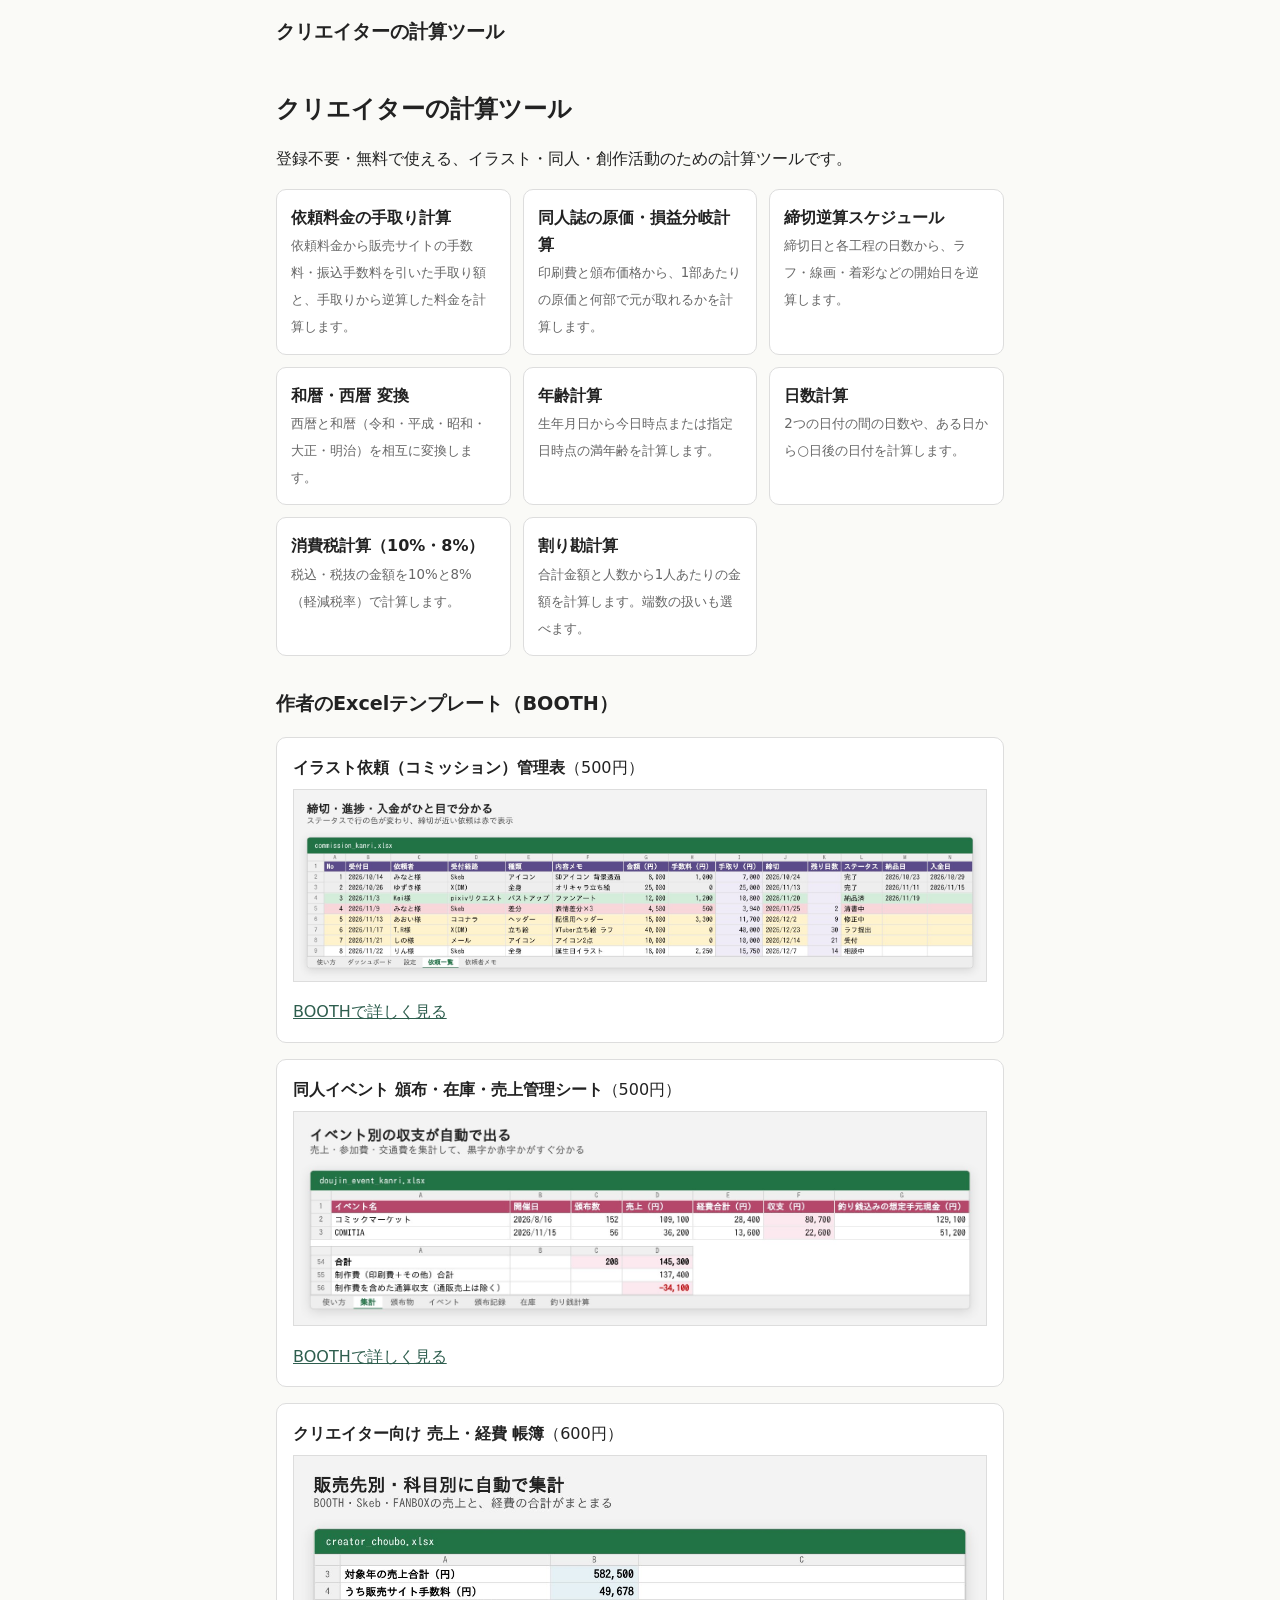
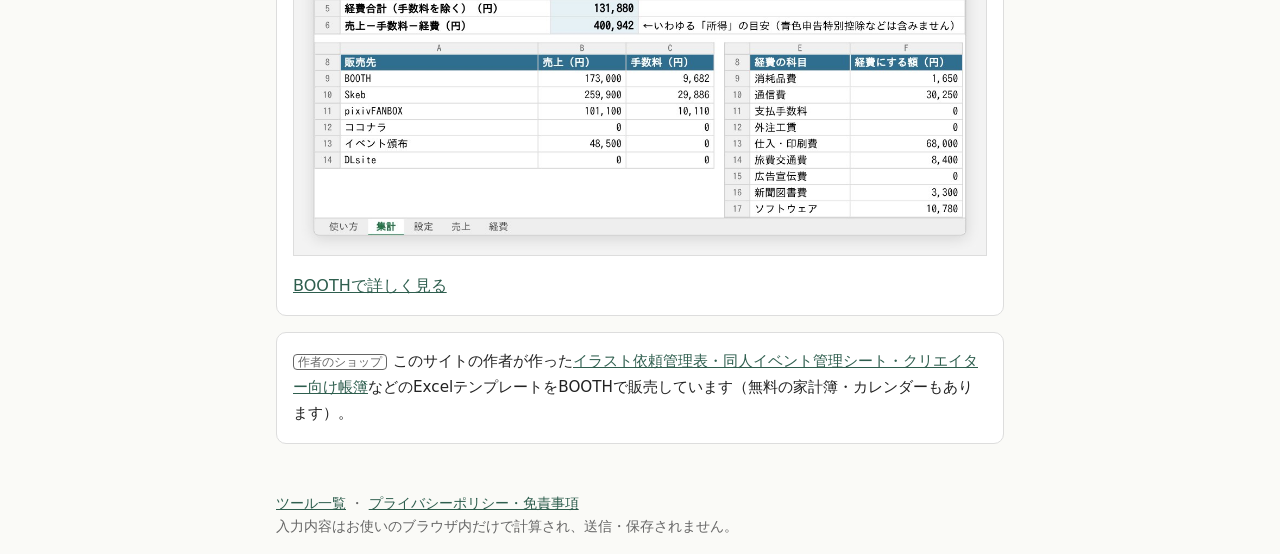
<file: index.html>
<!doctype html><html lang="ja"><head><meta charset="utf-8"><meta name="viewport" content="width=device-width,initial-scale=1">
<title>クリエイターの計算ツール | クリエイターの計算ツール</title><meta name="description" content="依頼料金の手取り、同人誌の原価、締切の逆算など、イラストや同人活動で使う計算ができる無料ツール集です。"><link rel="stylesheet" href="style.css"></head>
<body><header><a href="./">クリエイターの計算ツール</a></header><main><h1>クリエイターの計算ツール</h1><p>登録不要・無料で使える、イラスト・同人・創作活動のための計算ツールです。</p><div class="grid"><a href="commission-fee.html"><b>依頼料金の手取り計算</b><br><small>依頼料金から販売サイトの手数料・振込手数料を引いた手取り額と、手取りから逆算した料金を計算します。</small></a><a href="doujin-cost.html"><b>同人誌の原価・損益分岐計算</b><br><small>印刷費と頒布価格から、1部あたりの原価と何部で元が取れるかを計算します。</small></a><a href="deadline.html"><b>締切逆算スケジュール</b><br><small>締切日と各工程の日数から、ラフ・線画・着彩などの開始日を逆算します。</small></a><a href="wareki.html"><b>和暦・西暦 変換</b><br><small>西暦と和暦（令和・平成・昭和・大正・明治）を相互に変換します。</small></a><a href="age.html"><b>年齢計算</b><br><small>生年月日から今日時点または指定日時点の満年齢を計算します。</small></a><a href="days.html"><b>日数計算</b><br><small>2つの日付の間の日数や、ある日から○日後の日付を計算します。</small></a><a href="tax.html"><b>消費税計算（10%・8%）</b><br><small>税込・税抜の金額を10%と8%（軽減税率）で計算します。</small></a><a href="warikan.html"><b>割り勘計算</b><br><small>合計金額と人数から1人あたりの金額を計算します。端数の扱いも選べます。</small></a></div><h2 style="font-size:1.2rem;margin-top:2rem">作者のExcelテンプレート（BOOTH）</h2><div class="card"><b>イラスト依頼（コミッション）管理表</b>（500円）<br><img src="img/commission_1.jpg" alt="イラスト依頼（コミッション）管理表の画面例" style="width:100%;height:auto;margin:8px 0;border:1px solid var(--line)"><a href="https://kurashitools.booth.pm/items/9210066" rel="noopener">BOOTHで詳しく見る</a></div><div class="card"><b>同人イベント 頒布・在庫・売上管理シート</b>（500円）<br><img src="img/doujin_1.jpg" alt="同人イベント 頒布・在庫・売上管理シートの画面例" style="width:100%;height:auto;margin:8px 0;border:1px solid var(--line)"><a href="https://kurashitools.booth.pm/items/9210067" rel="noopener">BOOTHで詳しく見る</a></div><div class="card"><b>クリエイター向け 売上・経費 帳簿</b>（600円）<br><img src="img/tax_1.jpg" alt="クリエイター向け 売上・経費 帳簿の画面例" style="width:100%;height:auto;margin:8px 0;border:1px solid var(--line)"><a href="https://kurashitools.booth.pm/items/9210071" rel="noopener">BOOTHで詳しく見る</a></div><div class="card shop"><span class="tag">作者のショップ</span>このサイトの作者が作った<a href="https://kurashitools.booth.pm/" rel="noopener">イラスト依頼管理表・同人イベント管理シート・クリエイター向け帳簿</a>などのExcelテンプレートをBOOTHで販売しています（無料の家計簿・カレンダーもあります）。</div></main>
<footer><a href="./">ツール一覧</a> ・ <a href="privacy.html">プライバシーポリシー・免責事項</a><br>入力内容はお使いのブラウザ内だけで計算され、送信・保存されません。</footer></body></html>
</file>
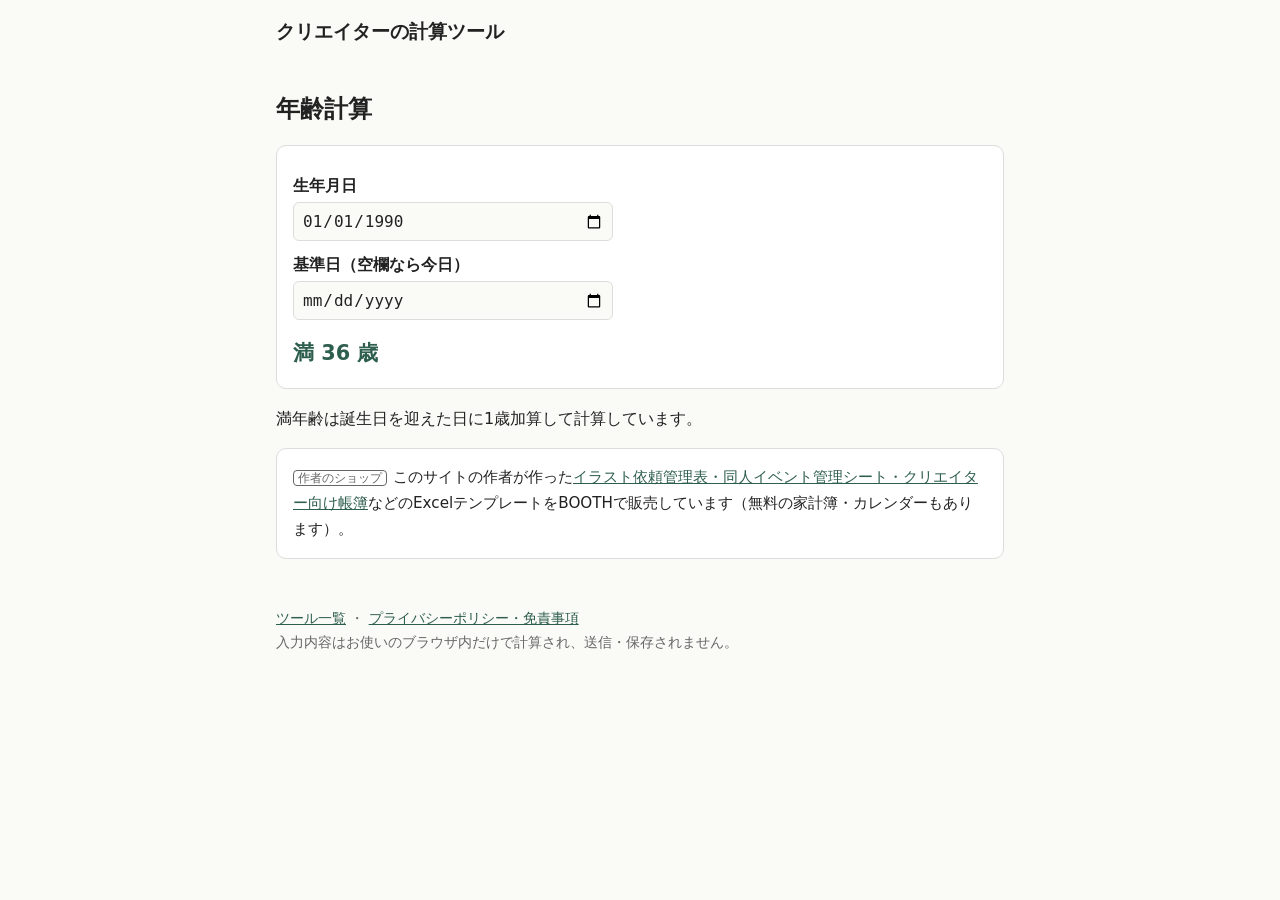
<file: age.html>
<!doctype html><html lang="ja"><head><meta charset="utf-8"><meta name="viewport" content="width=device-width,initial-scale=1">
<title>年齢計算 | クリエイターの計算ツール</title><meta name="description" content="生年月日から今日時点または指定日時点の満年齢を計算します。"><link rel="stylesheet" href="style.css"></head>
<body><header><a href="./">クリエイターの計算ツール</a></header><main><h1>年齢計算</h1><div class="card"><label>生年月日</label><input id="b" type="date" value="1990-01-01"><label>基準日（空欄なら今日）</label><input id="d" type="date"><div class="out" id="o"></div></div>
<p>満年齢は誕生日を迎えた日に1歳加算して計算しています。</p><div class="card shop"><span class="tag">作者のショップ</span>このサイトの作者が作った<a href="https://kurashitools.booth.pm/" rel="noopener">イラスト依頼管理表・同人イベント管理シート・クリエイター向け帳簿</a>などのExcelテンプレートをBOOTHで販売しています（無料の家計簿・カレンダーもあります）。</div></main>
<footer><a href="./">ツール一覧</a> ・ <a href="privacy.html">プライバシーポリシー・免責事項</a><br>入力内容はお使いのブラウザ内だけで計算され、送信・保存されません。</footer><script>function f(){const b=new Date(document.getElementById("b").value),dv=document.getElementById("d").value,d=dv?new Date(dv):new Date();if(isNaN(b))return;let a=d.getFullYear()-b.getFullYear();if(d.getMonth()<b.getMonth()||(d.getMonth()===b.getMonth()&&d.getDate()<b.getDate()))a--;document.getElementById("o").textContent=a>=0?"満 "+a+" 歳":"基準日が生年月日より前です";}
document.querySelectorAll("input").forEach(i=>i.addEventListener("input",f));f();</script></body></html>
</file>
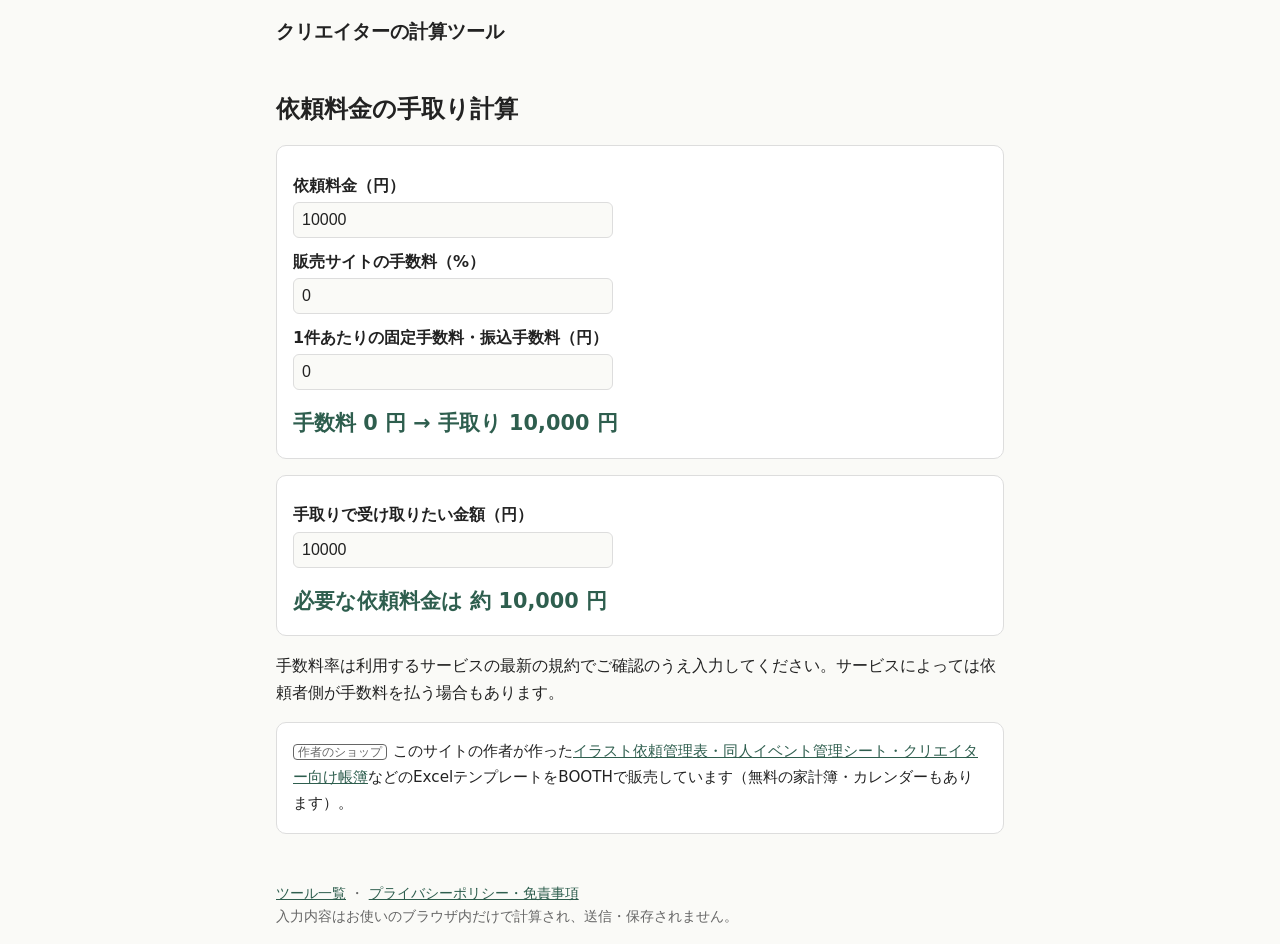
<file: commission-fee.html>
<!doctype html><html lang="ja"><head><meta charset="utf-8"><meta name="viewport" content="width=device-width,initial-scale=1">
<title>依頼料金の手取り計算 | クリエイターの計算ツール</title><meta name="description" content="依頼料金から販売サイトの手数料・振込手数料を引いた手取り額と、手取りから逆算した料金を計算します。"><link rel="stylesheet" href="style.css"></head>
<body><header><a href="./">クリエイターの計算ツール</a></header><main><h1>依頼料金の手取り計算</h1><div class="card"><label>依頼料金（円）</label><input id="p" type="number" value="10000"><label>販売サイトの手数料（%）</label><input id="r" type="number" value="0" step="0.1"><label>1件あたりの固定手数料・振込手数料（円）</label><input id="f" type="number" value="0"><div class="out" id="o1"></div></div>
<div class="card"><label>手取りで受け取りたい金額（円）</label><input id="w" type="number" value="10000"><div class="out" id="o2"></div></div>
<p>手数料率は利用するサービスの最新の規約でご確認のうえ入力してください。サービスによっては依頼者側が手数料を払う場合もあります。</p><div class="card shop"><span class="tag">作者のショップ</span>このサイトの作者が作った<a href="https://kurashitools.booth.pm/" rel="noopener">イラスト依頼管理表・同人イベント管理シート・クリエイター向け帳簿</a>などのExcelテンプレートをBOOTHで販売しています（無料の家計簿・カレンダーもあります）。</div></main>
<footer><a href="./">ツール一覧</a> ・ <a href="privacy.html">プライバシーポリシー・免責事項</a><br>入力内容はお使いのブラウザ内だけで計算され、送信・保存されません。</footer><script>function f(){const p=+document.getElementById("p").value,r=+document.getElementById("r").value/100,x=+document.getElementById("f").value,w=+document.getElementById("w").value;const fm=n=>Math.round(n).toLocaleString("ja-JP");
const fee=Math.ceil(p*r);document.getElementById("o1").textContent="手数料 "+fm(fee+x)+" 円 → 手取り "+fm(p-fee-x)+" 円";
const need=r<1?Math.ceil((w+x)/(1-r)):0;document.getElementById("o2").textContent="必要な依頼料金は 約 "+fm(need)+" 円";}
document.querySelectorAll("input").forEach(i=>i.addEventListener("input",f));f();</script></body></html>
</file>
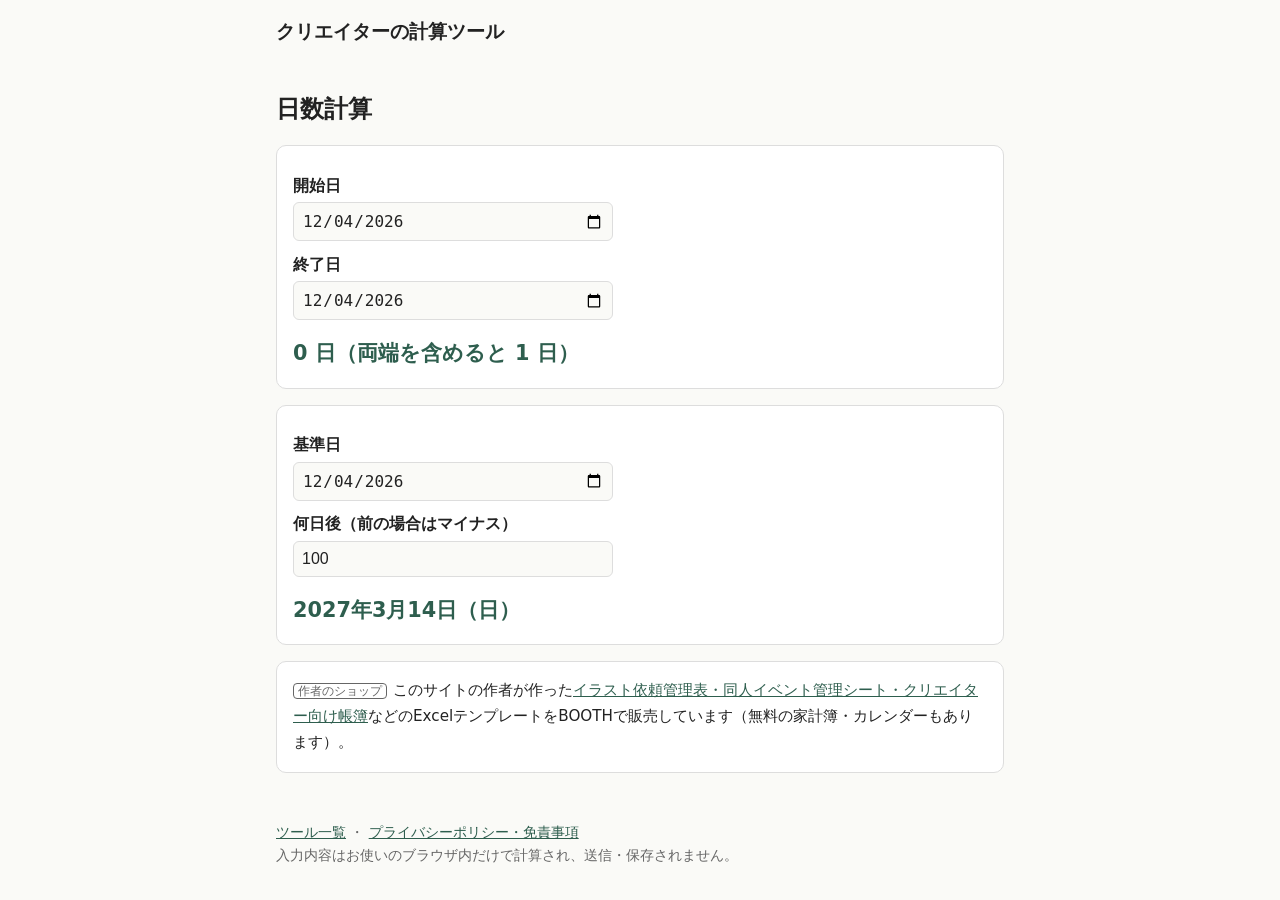
<file: days.html>
<!doctype html><html lang="ja"><head><meta charset="utf-8"><meta name="viewport" content="width=device-width,initial-scale=1">
<title>日数計算 | クリエイターの計算ツール</title><meta name="description" content="2つの日付の間の日数や、ある日から○日後の日付を計算します。"><link rel="stylesheet" href="style.css"></head>
<body><header><a href="./">クリエイターの計算ツール</a></header><main><h1>日数計算</h1><div class="card"><label>開始日</label><input id="a" type="date"><label>終了日</label><input id="b" type="date"><div class="out" id="o1"></div></div>
<div class="card"><label>基準日</label><input id="c" type="date"><label>何日後（前の場合はマイナス）</label><input id="n" type="number" value="100"><div class="out" id="o2"></div></div><div class="card shop"><span class="tag">作者のショップ</span>このサイトの作者が作った<a href="https://kurashitools.booth.pm/" rel="noopener">イラスト依頼管理表・同人イベント管理シート・クリエイター向け帳簿</a>などのExcelテンプレートをBOOTHで販売しています（無料の家計簿・カレンダーもあります）。</div></main>
<footer><a href="./">ツール一覧</a> ・ <a href="privacy.html">プライバシーポリシー・免責事項</a><br>入力内容はお使いのブラウザ内だけで計算され、送信・保存されません。</footer><script>const t=new Date().toISOString().slice(0,10);["a","b","c"].forEach(i=>document.getElementById(i).value=t);
const D=s=>{const[y,m,d]=s.split("-").map(Number);return Date.UTC(y,m-1,d)};const W="日月火水木金土";
function f(){const a=document.getElementById("a").value,b=document.getElementById("b").value;if(a&&b){const n=(D(b)-D(a))/864e5;document.getElementById("o1").textContent=n+" 日（両端を含めると "+(n+(n>=0?1:-1))+" 日）";}
const c=document.getElementById("c").value,k=+document.getElementById("n").value;if(c){const r=new Date(D(c)+k*864e5);document.getElementById("o2").textContent=r.getUTCFullYear()+"年"+(r.getUTCMonth()+1)+"月"+r.getUTCDate()+"日（"+W[r.getUTCDay()]+"）";}}
document.querySelectorAll("input").forEach(i=>i.addEventListener("input",f));f();</script></body></html>
</file>
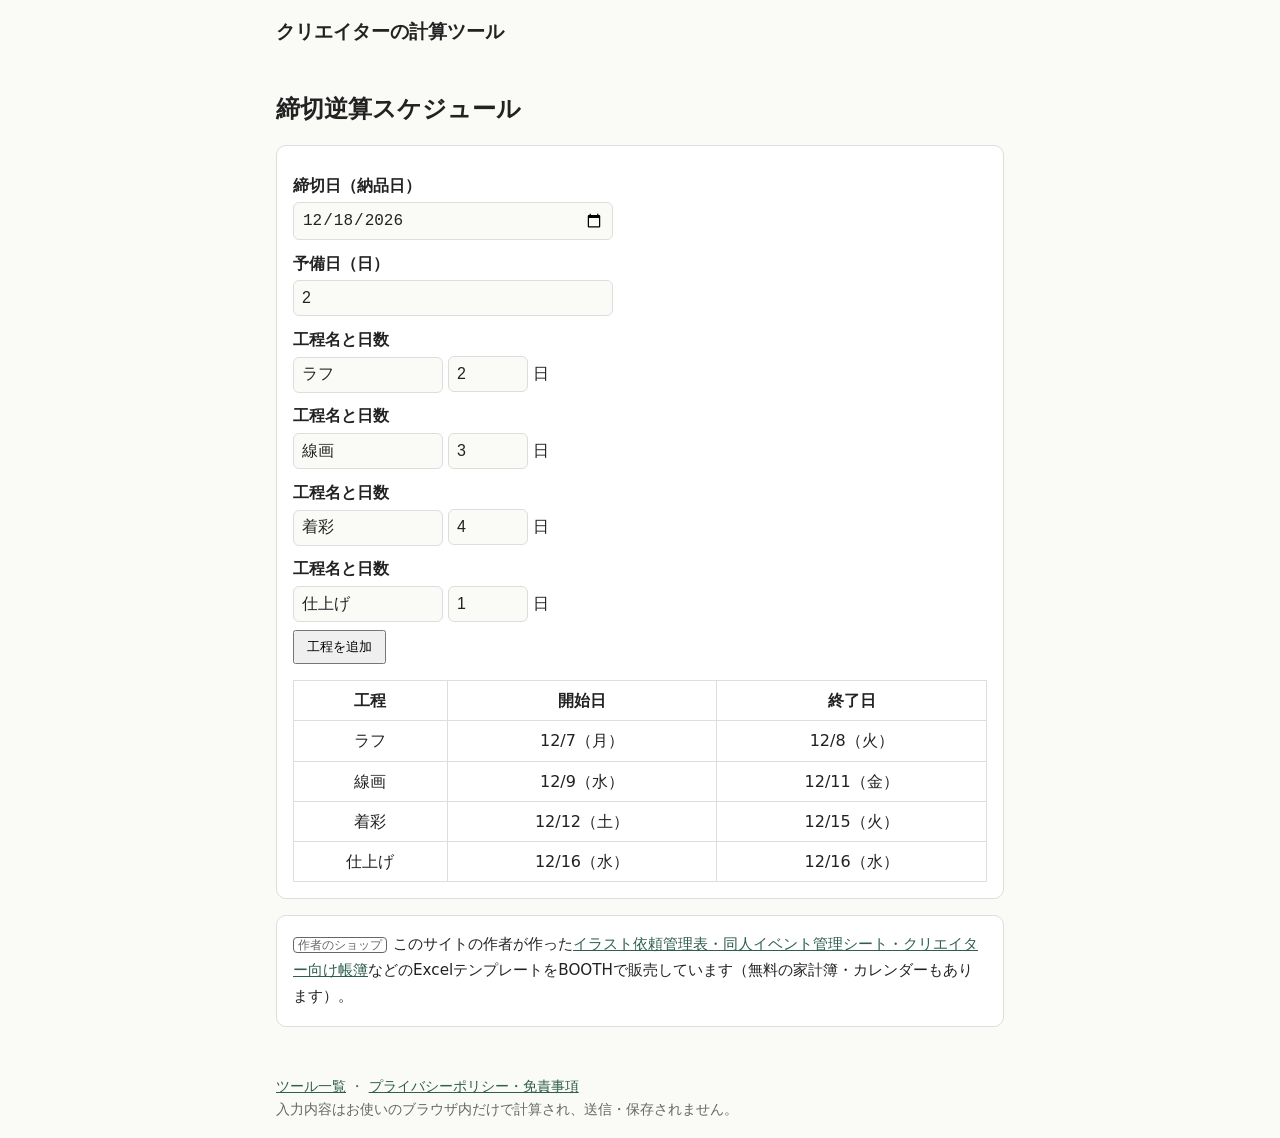
<file: deadline.html>
<!doctype html><html lang="ja"><head><meta charset="utf-8"><meta name="viewport" content="width=device-width,initial-scale=1">
<title>締切逆算スケジュール | クリエイターの計算ツール</title><meta name="description" content="締切日と各工程の日数から、ラフ・線画・着彩などの開始日を逆算します。"><link rel="stylesheet" href="style.css"></head>
<body><header><a href="./">クリエイターの計算ツール</a></header><main><h1>締切逆算スケジュール</h1><div class="card"><label>締切日（納品日）</label><input id="d" type="date"><label>予備日（日）</label><input id="b" type="number" value="2">
<div id="steps"></div><button id="add" type="button" style="margin-top:8px;padding:6px 12px">工程を追加</button>
<table style="margin-top:1rem"><thead><tr><th>工程</th><th>開始日</th><th>終了日</th></tr></thead><tbody id="o"></tbody></table></div><div class="card shop"><span class="tag">作者のショップ</span>このサイトの作者が作った<a href="https://kurashitools.booth.pm/" rel="noopener">イラスト依頼管理表・同人イベント管理シート・クリエイター向け帳簿</a>などのExcelテンプレートをBOOTHで販売しています（無料の家計簿・カレンダーもあります）。</div></main>
<footer><a href="./">ツール一覧</a> ・ <a href="privacy.html">プライバシーポリシー・免責事項</a><br>入力内容はお使いのブラウザ内だけで計算され、送信・保存されません。</footer><script>const W="日月火水木金土";const def=[["ラフ",2],["線画",3],["着彩",4],["仕上げ",1]];const box=document.getElementById("steps");
function row(n,d){const e=document.createElement("div");e.innerHTML=`<label>工程名と日数</label><input value="${n}" style="max-width:150px"> <input type="number" value="${d}" style="max-width:80px"> 日`;box.appendChild(e);e.querySelectorAll("input").forEach(i=>i.addEventListener("input",f))}
def.forEach(x=>row(...x));document.getElementById("add").onclick=()=>{row("工程",1);f()};
const t=new Date(Date.now()+14*864e5);document.getElementById("d").value=t.toISOString().slice(0,10);
const fd=x=>(x.getUTCMonth()+1)+"/"+x.getUTCDate()+"（"+W[x.getUTCDay()]+"）";
function f(){const v=document.getElementById("d").value;if(!v)return;const[y,m,dd]=v.split("-").map(Number);let end=Date.UTC(y,m-1,dd)-(+document.getElementById("b").value)*864e5;
const st=[...box.children].map(e=>{const i=e.querySelectorAll("input");return[i[0].value,+i[1].value]});const out=[];
for(let k=st.length-1;k>=0;k--){const s=end-(st[k][1]-1)*864e5;out.unshift(`<tr><td>${st[k][0]}</td><td>${fd(new Date(s))}</td><td>${fd(new Date(end))}</td></tr>`);end=s-864e5}
document.getElementById("o").innerHTML=out.join("")}
document.querySelectorAll("#d,#b").forEach(i=>i.addEventListener("input",f));f();</script></body></html>
</file>
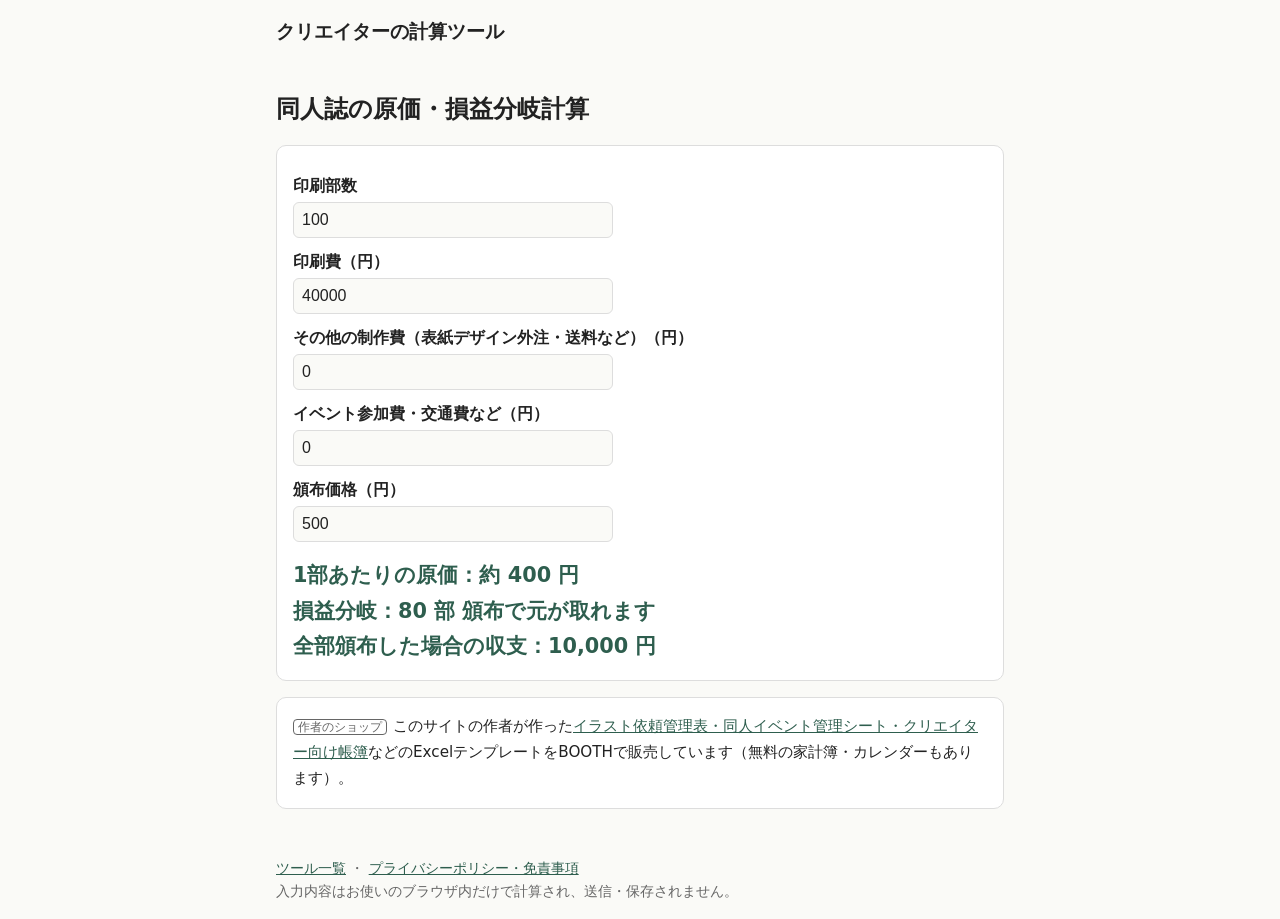
<file: doujin-cost.html>
<!doctype html><html lang="ja"><head><meta charset="utf-8"><meta name="viewport" content="width=device-width,initial-scale=1">
<title>同人誌の原価・損益分岐計算 | クリエイターの計算ツール</title><meta name="description" content="印刷費と頒布価格から、1部あたりの原価と何部で元が取れるかを計算します。"><link rel="stylesheet" href="style.css"></head>
<body><header><a href="./">クリエイターの計算ツール</a></header><main><h1>同人誌の原価・損益分岐計算</h1><div class="card"><label>印刷部数</label><input id="n" type="number" value="100"><label>印刷費（円）</label><input id="c" type="number" value="40000"><label>その他の制作費（表紙デザイン外注・送料など）（円）</label><input id="o" type="number" value="0"><label>イベント参加費・交通費など（円）</label><input id="e" type="number" value="0"><label>頒布価格（円）</label><input id="p" type="number" value="500"><div class="out" id="r"></div></div><div class="card shop"><span class="tag">作者のショップ</span>このサイトの作者が作った<a href="https://kurashitools.booth.pm/" rel="noopener">イラスト依頼管理表・同人イベント管理シート・クリエイター向け帳簿</a>などのExcelテンプレートをBOOTHで販売しています（無料の家計簿・カレンダーもあります）。</div></main>
<footer><a href="./">ツール一覧</a> ・ <a href="privacy.html">プライバシーポリシー・免責事項</a><br>入力内容はお使いのブラウザ内だけで計算され、送信・保存されません。</footer><script>function f(){const g=i=>+document.getElementById(i).value;const n=g("n"),total=g("c")+g("o")+g("e"),p=g("p");const fm=x=>Math.round(x).toLocaleString("ja-JP");
let s="1部あたりの原価：約 "+(n?fm(total/n):"-")+" 円<br>損益分岐：<b>"+(p?Math.ceil(total/p):"-")+" 部</b> 頒布で元が取れます";
if(n&&p)s+="<br>全部頒布した場合の収支："+fm(n*p-total)+" 円";document.getElementById("r").innerHTML=s}
document.querySelectorAll("input").forEach(i=>i.addEventListener("input",f));f();</script></body></html>
</file>
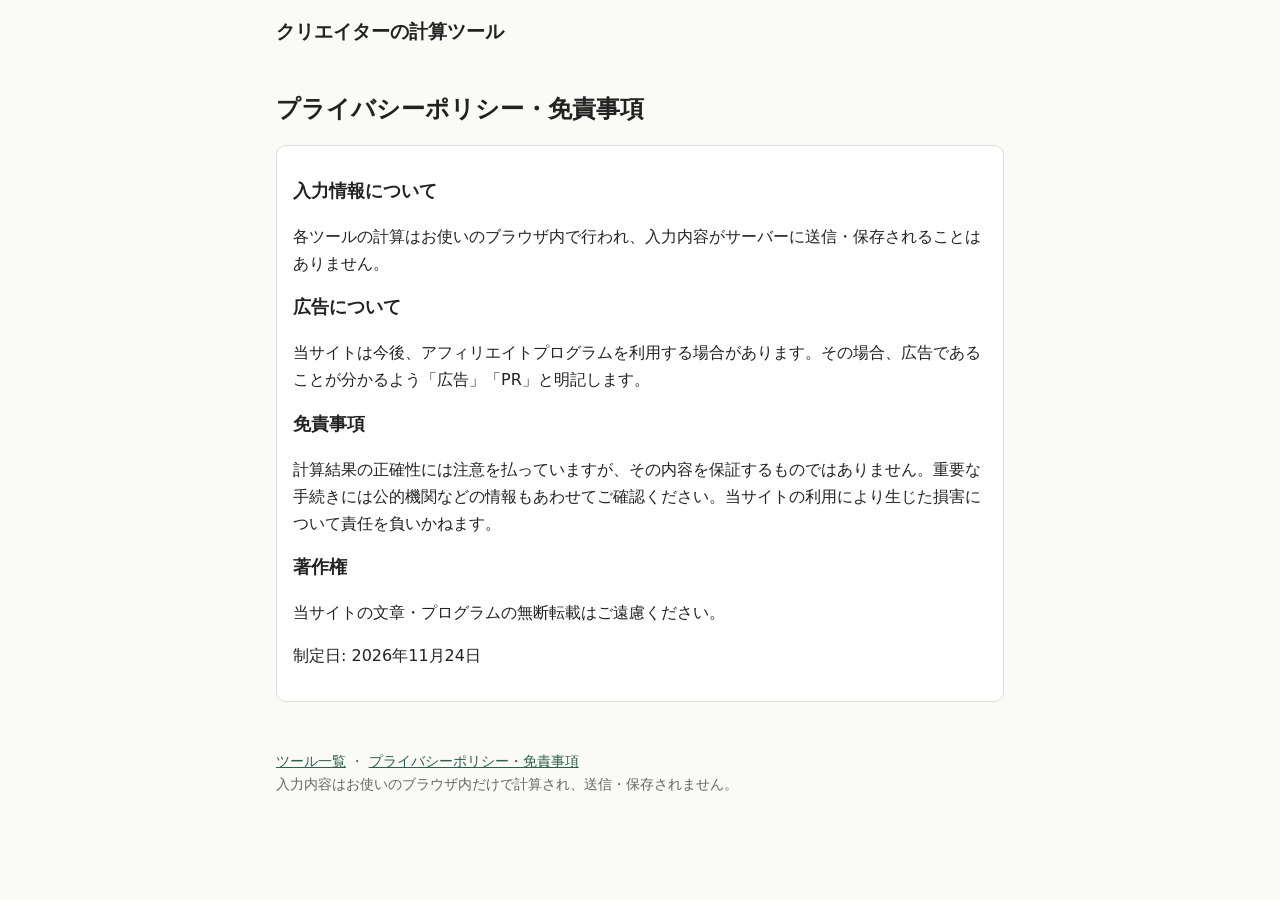
<file: privacy.html>
<!doctype html><html lang="ja"><head><meta charset="utf-8"><meta name="viewport" content="width=device-width,initial-scale=1">
<title>プライバシーポリシー・免責事項 | クリエイターの計算ツール</title><meta name="description" content="当サイトのプライバシーポリシーと免責事項です。"><link rel="stylesheet" href="style.css"></head>
<body><header><a href="./">クリエイターの計算ツール</a></header><main><h1>プライバシーポリシー・免責事項</h1><div class="card"><h2 style="font-size:1.1rem">入力情報について</h2><p>各ツールの計算はお使いのブラウザ内で行われ、入力内容がサーバーに送信・保存されることはありません。</p>
<h2 style="font-size:1.1rem">広告について</h2><p>当サイトは今後、アフィリエイトプログラムを利用する場合があります。その場合、広告であることが分かるよう「広告」「PR」と明記します。</p>
<h2 style="font-size:1.1rem">免責事項</h2><p>計算結果の正確性には注意を払っていますが、その内容を保証するものではありません。重要な手続きには公的機関などの情報もあわせてご確認ください。当サイトの利用により生じた損害について責任を負いかねます。</p>
<h2 style="font-size:1.1rem">著作権</h2><p>当サイトの文章・プログラムの無断転載はご遠慮ください。</p><p>制定日: 2026年11月24日</p></div></main>
<footer><a href="./">ツール一覧</a> ・ <a href="privacy.html">プライバシーポリシー・免責事項</a><br>入力内容はお使いのブラウザ内だけで計算され、送信・保存されません。</footer></body></html>
</file>
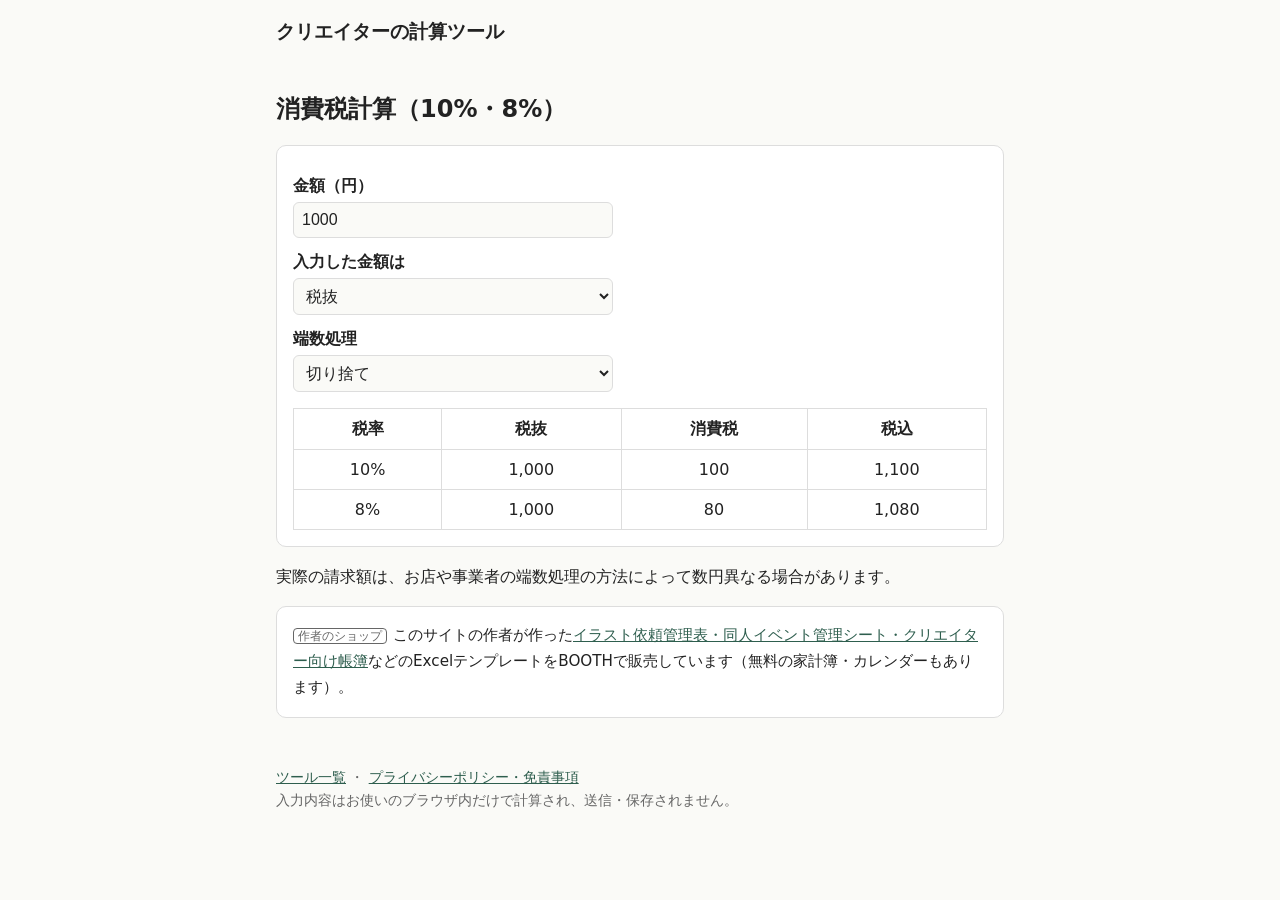
<file: tax.html>
<!doctype html><html lang="ja"><head><meta charset="utf-8"><meta name="viewport" content="width=device-width,initial-scale=1">
<title>消費税計算（10%・8%） | クリエイターの計算ツール</title><meta name="description" content="税込・税抜の金額を10%と8%（軽減税率）で計算します。"><link rel="stylesheet" href="style.css"></head>
<body><header><a href="./">クリエイターの計算ツール</a></header><main><h1>消費税計算（10%・8%）</h1><div class="card"><label>金額（円）</label><input id="v" type="number" value="1000"><label>入力した金額は</label><select id="k"><option value="ex">税抜</option><option value="in">税込</option></select><label>端数処理</label><select id="r"><option value="floor">切り捨て</option><option value="round">四捨五入</option><option value="ceil">切り上げ</option></select>
<table style="margin-top:1rem"><tr><th>税率</th><th>税抜</th><th>消費税</th><th>税込</th></tr><tbody id="o"></tbody></table></div>
<p>実際の請求額は、お店や事業者の端数処理の方法によって数円異なる場合があります。</p><div class="card shop"><span class="tag">作者のショップ</span>このサイトの作者が作った<a href="https://kurashitools.booth.pm/" rel="noopener">イラスト依頼管理表・同人イベント管理シート・クリエイター向け帳簿</a>などのExcelテンプレートをBOOTHで販売しています（無料の家計簿・カレンダーもあります）。</div></main>
<footer><a href="./">ツール一覧</a> ・ <a href="privacy.html">プライバシーポリシー・免責事項</a><br>入力内容はお使いのブラウザ内だけで計算され、送信・保存されません。</footer><script>function f(){const v=+document.getElementById("v").value,k=document.getElementById("k").value,R=Math[document.getElementById("r").value];const fm=x=>x.toLocaleString("ja-JP");
document.getElementById("o").innerHTML=[10,8].map(p=>{let ex,inc;if(k==="ex"){ex=v;inc=v+R(v*p/100)}else{inc=v;ex=inc-R(inc*p/(100+p))}return `<tr><td>${p}%</td><td>${fm(ex)}</td><td>${fm(inc-ex)}</td><td>${fm(inc)}</td></tr>`}).join("")}
document.querySelectorAll("input,select").forEach(i=>i.addEventListener("input",f));f();</script></body></html>
</file>
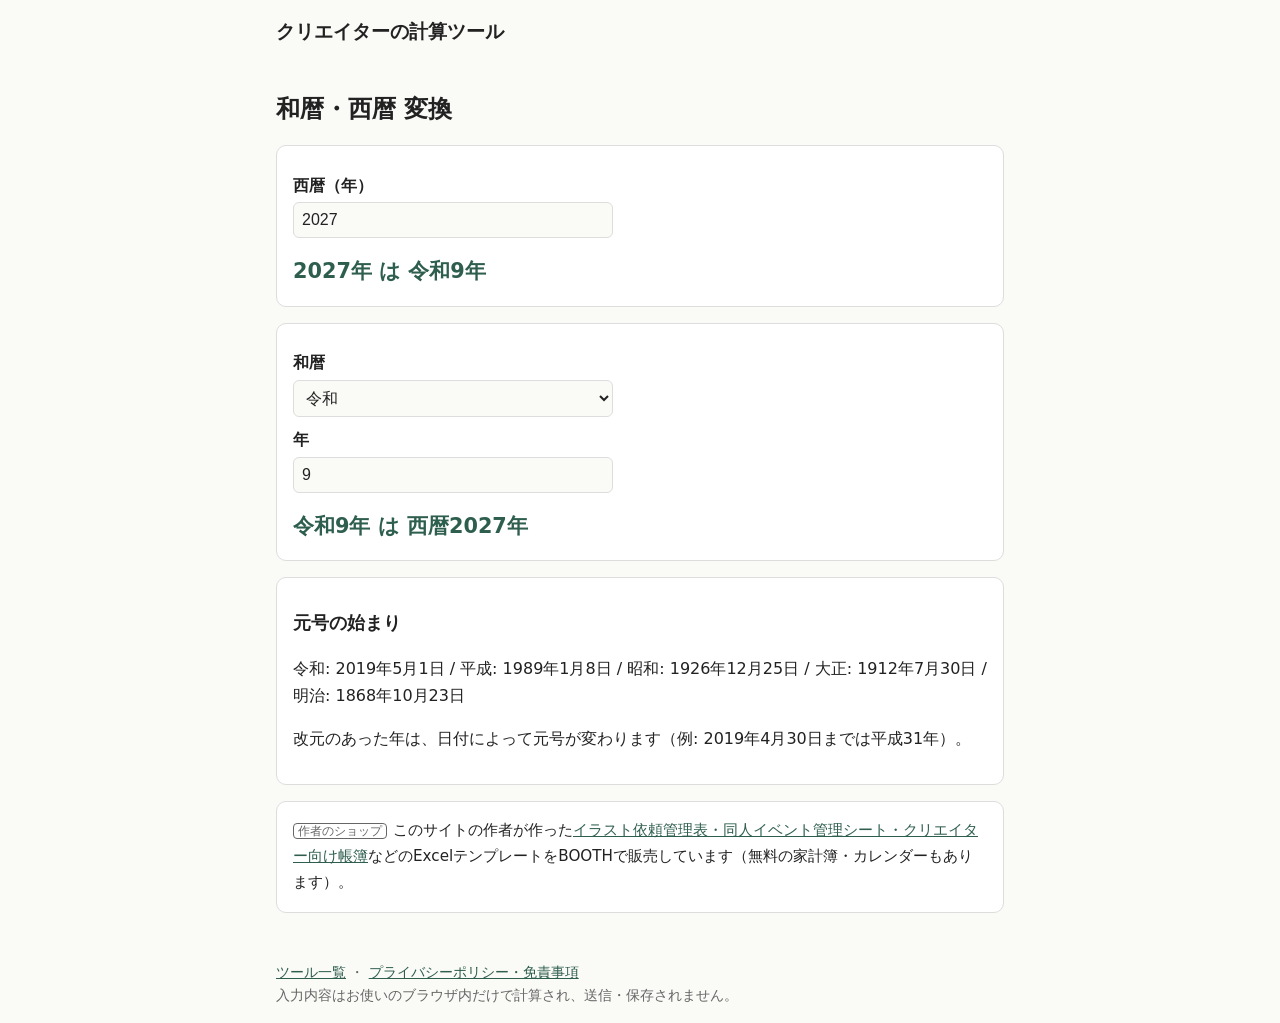
<file: wareki.html>
<!doctype html><html lang="ja"><head><meta charset="utf-8"><meta name="viewport" content="width=device-width,initial-scale=1">
<title>和暦・西暦 変換 | クリエイターの計算ツール</title><meta name="description" content="西暦と和暦（令和・平成・昭和・大正・明治）を相互に変換します。"><link rel="stylesheet" href="style.css"></head>
<body><header><a href="./">クリエイターの計算ツール</a></header><main><h1>和暦・西暦 変換</h1><div class="card"><label>西暦（年）</label><input id="y" type="number" value="2027"><div class="out" id="o1"></div></div>
<div class="card"><label>和暦</label><select id="e"></select><label>年</label><input id="n" type="number" value="9"><div class="out" id="o2"></div></div>
<div class="card"><h2 style="font-size:1.1rem">元号の始まり</h2><p>令和: 2019年5月1日 / 平成: 1989年1月8日 / 昭和: 1926年12月25日 / 大正: 1912年7月30日 / 明治: 1868年10月23日</p><p>改元のあった年は、日付によって元号が変わります（例: 2019年4月30日までは平成31年）。</p></div><div class="card shop"><span class="tag">作者のショップ</span>このサイトの作者が作った<a href="https://kurashitools.booth.pm/" rel="noopener">イラスト依頼管理表・同人イベント管理シート・クリエイター向け帳簿</a>などのExcelテンプレートをBOOTHで販売しています（無料の家計簿・カレンダーもあります）。</div></main>
<footer><a href="./">ツール一覧</a> ・ <a href="privacy.html">プライバシーポリシー・免責事項</a><br>入力内容はお使いのブラウザ内だけで計算され、送信・保存されません。</footer><script>const ERAS=[["令和",2019,5,1],["平成",1989,1,8],["昭和",1926,12,25],["大正",1912,7,30],["明治",1868,10,23]];
const e=document.getElementById("e");ERAS.forEach(a=>e.add(new Option(a[0],a[0])));
function f1(){const y=+document.getElementById("y").value;const r=ERAS.filter(a=>y>=a[1]&&y<=(ERAS[ERAS.indexOf(a)-1]?.[1]??9999)).map(a=>a[0]+(y-a[1]+1===1?"元":y-a[1]+1)+"年");document.getElementById("o1").textContent=r.length?y+"年 は "+r.join(" / "):"明治以降の年を入力してください";}
function f2(){const a=ERAS.find(x=>x[0]===e.value),n=+document.getElementById("n").value;document.getElementById("o2").textContent=n>0?e.value+n+"年 は 西暦"+(a[1]+n-1)+"年":"";}
["y","n","e"].forEach(i=>document.getElementById(i).addEventListener("input",()=>{f1();f2()}));f1();f2();</script></body></html>
</file>
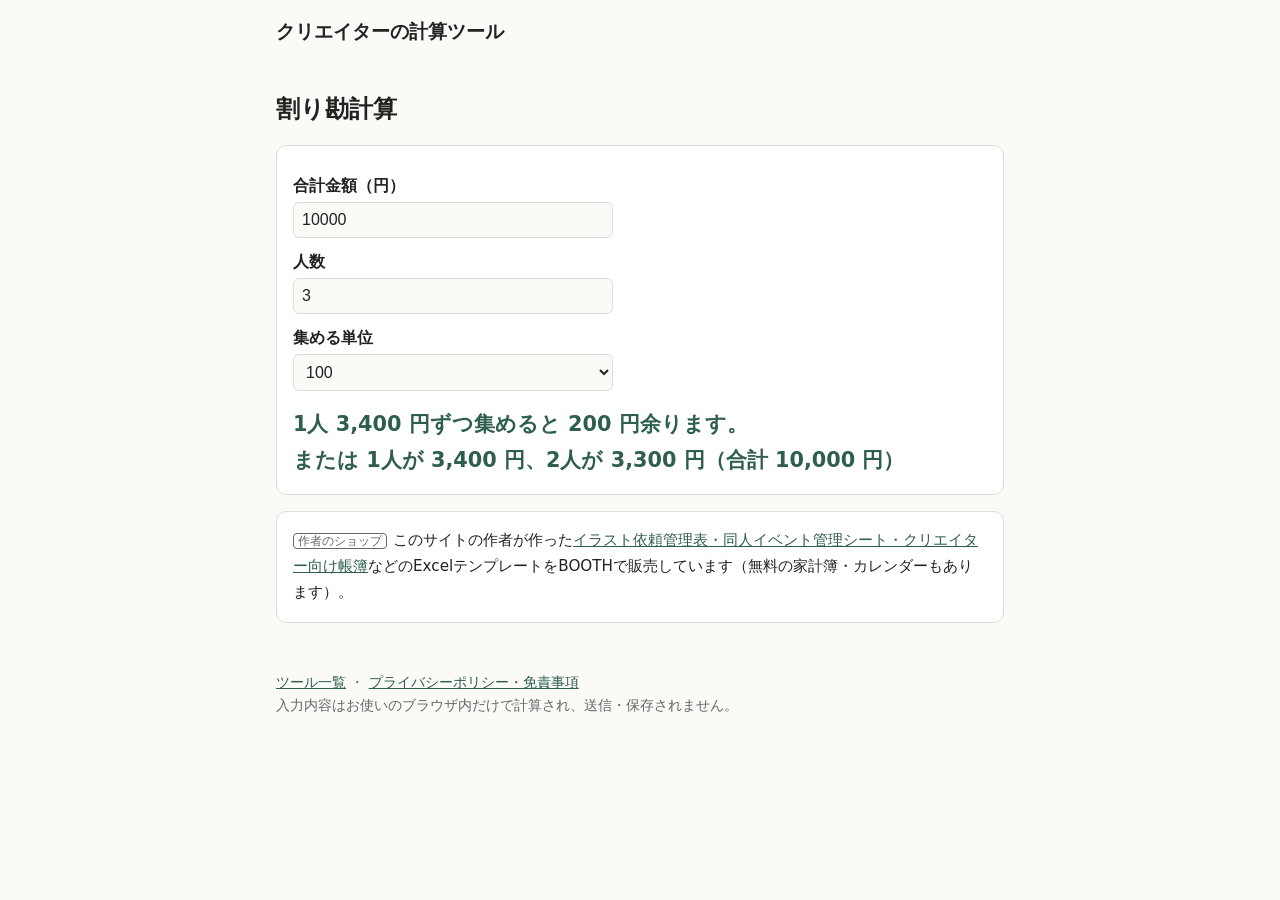
<file: warikan.html>
<!doctype html><html lang="ja"><head><meta charset="utf-8"><meta name="viewport" content="width=device-width,initial-scale=1">
<title>割り勘計算 | クリエイターの計算ツール</title><meta name="description" content="合計金額と人数から1人あたりの金額を計算します。端数の扱いも選べます。"><link rel="stylesheet" href="style.css"></head>
<body><header><a href="./">クリエイターの計算ツール</a></header><main><h1>割り勘計算</h1><div class="card"><label>合計金額（円）</label><input id="t" type="number" value="10000"><label>人数</label><input id="p" type="number" value="3" min="1"><label>集める単位</label><select id="u"><option>1</option><option>10</option><option selected>100</option><option>500</option><option>1000</option></select><div class="out" id="o"></div></div><div class="card shop"><span class="tag">作者のショップ</span>このサイトの作者が作った<a href="https://kurashitools.booth.pm/" rel="noopener">イラスト依頼管理表・同人イベント管理シート・クリエイター向け帳簿</a>などのExcelテンプレートをBOOTHで販売しています（無料の家計簿・カレンダーもあります）。</div></main>
<footer><a href="./">ツール一覧</a> ・ <a href="privacy.html">プライバシーポリシー・免責事項</a><br>入力内容はお使いのブラウザ内だけで計算され、送信・保存されません。</footer><script>function f(){const t=+document.getElementById("t").value,p=Math.max(1,+document.getElementById("p").value|0),u=+document.getElementById("u").value;const each=Math.ceil(t/p/u)*u,low=Math.floor(t/p/u)*u;
const nHigh=u?Math.max(0,Math.ceil((t-low*p)/(each-low||1))):0;let s="1人 "+each.toLocaleString()+" 円ずつ集めると "+(each*p-t).toLocaleString()+" 円余ります。";
if(each!==low&&nHigh<p)s+="<br>または "+nHigh+"人が "+each.toLocaleString()+" 円、"+(p-nHigh)+"人が "+low.toLocaleString()+" 円（合計 "+(nHigh*each+(p-nHigh)*low).toLocaleString()+" 円）";document.getElementById("o").innerHTML=s}
document.querySelectorAll("input,select").forEach(i=>i.addEventListener("input",f));f();</script></body></html>
</file>
<file: style.css>
:root{--bg:#fafaf7;--fg:#222;--sub:#666;--acc:#2e5e4e;--card:#fff;--line:#ddd}
@media (prefers-color-scheme:dark){:root{--bg:#161816;--fg:#eee;--sub:#aaa;--acc:#7cc4a8;--card:#1f221f;--line:#333}}
*{box-sizing:border-box}body{margin:0;background:var(--bg);color:var(--fg);font-family:system-ui,"Hiragino Sans","Noto Sans JP",Meiryo,sans-serif;line-height:1.7}
header,main,footer{max-width:760px;margin:0 auto;padding:16px}header a{color:var(--fg);text-decoration:none;font-weight:700;font-size:1.2rem}
a{color:var(--acc)}h1{font-size:1.5rem;margin:.5rem 0 1rem}.card{background:var(--card);border:1px solid var(--line);border-radius:10px;padding:16px;margin:16px 0}
label{display:block;margin:.6rem 0 .2rem;font-weight:600}input,select{font-size:1rem;padding:8px;border:1px solid var(--line);border-radius:6px;background:var(--bg);color:var(--fg);width:100%;max-width:320px}
.out{font-size:1.3rem;font-weight:700;margin-top:1rem;color:var(--acc)}.grid{display:grid;grid-template-columns:repeat(auto-fit,minmax(220px,1fr));gap:12px}
.grid a{display:block;padding:14px;border:1px solid var(--line);border-radius:10px;background:var(--card);text-decoration:none;color:var(--fg)}.grid small{color:var(--sub)}
.shop{font-size:.95rem}.shop .tag{font-size:.75rem;border:1px solid var(--sub);color:var(--sub);border-radius:4px;padding:0 4px;margin-right:6px}
table{border-collapse:collapse;width:100%}td,th{border:1px solid var(--line);padding:6px;text-align:center}footer{color:var(--sub);font-size:.85rem}
</file>
